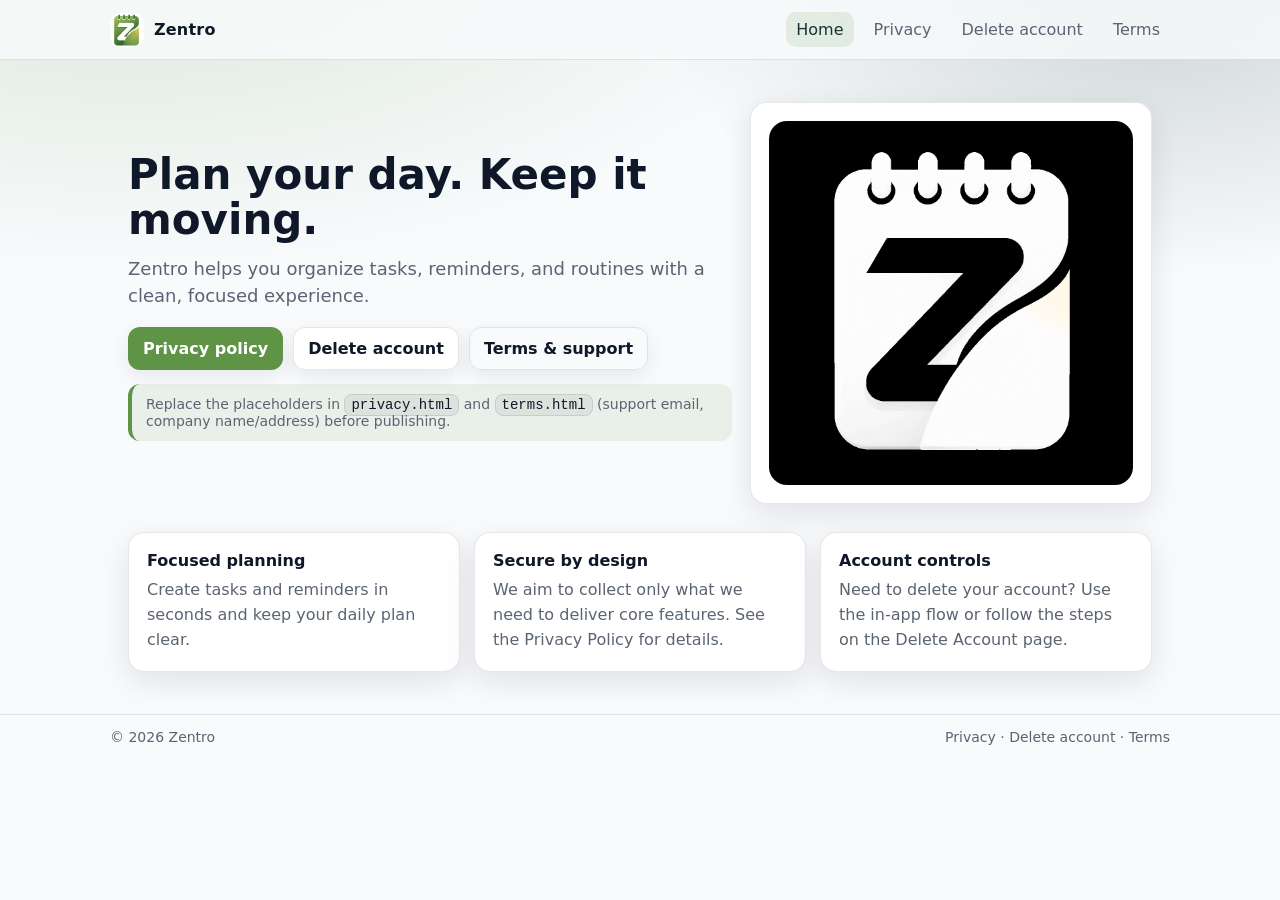
<file: index.html>
﻿<!doctype html>
<html lang="en">
<head>
  <meta charset="utf-8" />
  <meta name="viewport" content="width=device-width, initial-scale=1" />
  <title>Zentro</title>
  <meta name="description" content="Zentro - a simple way to plan, track, and stay on top of your day." />

  <link rel="icon" href="assets/favicon.png" />
  <meta property="og:title" content="Zentro" />
  <meta property="og:description" content="Plan, track, and stay on top of your day." />
  <meta property="og:image" content="assets/social.png" />

  <link rel="stylesheet" href="styles.css" />
</head>
<body>
  <header class="nav">
    <div class="container nav-inner">
      <a class="brand" href="index.html">
        <img src="assets/logo.png" alt="Zentro logo" />
        <span>Zentro</span>
      </a>
      <nav class="nav-links" aria-label="Primary">
        <a data-nav href="index.html">Home</a>
        <a data-nav href="privacy.html">Privacy</a>
        <a data-nav href="delete-account.html">Delete account</a>
        <a data-nav href="terms.html">Terms</a>
      </nav>
    </div>
  </header>

  <main>
    <section class="hero">
      <div class="container hero-grid">
        <div>
          <h1 class="h1">Plan your day. Keep it moving.</h1>
          <p class="lead">
            Zentro helps you organize tasks, reminders, and routines with a clean, focused experience.
          </p>
          <div class="cta">
            <a class="button primary" href="privacy.html">Privacy policy</a>
            <a class="button" href="delete-account.html">Delete account</a>
            <a class="button ghost" href="terms.html">Terms & support</a>
          </div>
          <div class="notice small">
            Replace the placeholders in <span class="code">privacy.html</span> and <span class="code">terms.html</span>
            (support email, company name/address) before publishing.
          </div>
        </div>

        <div class="card hero-media">
          <img src="assets/Zentro.gif" alt="Zentro animation" />
        </div>
      </div>
    </section>

    <section class="container">
      <div class="grid">
        <div class="card card-pad feature">
          <h3>Focused planning</h3>
          <p>Create tasks and reminders in seconds and keep your daily plan clear.</p>
        </div>
        <div class="card card-pad feature">
          <h3>Secure by design</h3>
          <p>We aim to collect only what we need to deliver core features. See the Privacy Policy for details.</p>
        </div>
        <div class="card card-pad feature">
          <h3>Account controls</h3>
          <p>Need to delete your account? Use the in-app flow or follow the steps on the Delete Account page.</p>
        </div>
      </div>
    </section>
  </main>

  <footer class="footer">
    <div class="container footer-inner">
      <div>© <span id="year"></span> Zentro</div>
      <div class="small">
        <a href="privacy.html">Privacy</a> · <a href="delete-account.html">Delete account</a> · <a href="terms.html">Terms</a>
      </div>
    </div>
  </footer>

  <script src="site.js"></script>
</body>
</html>
</file>
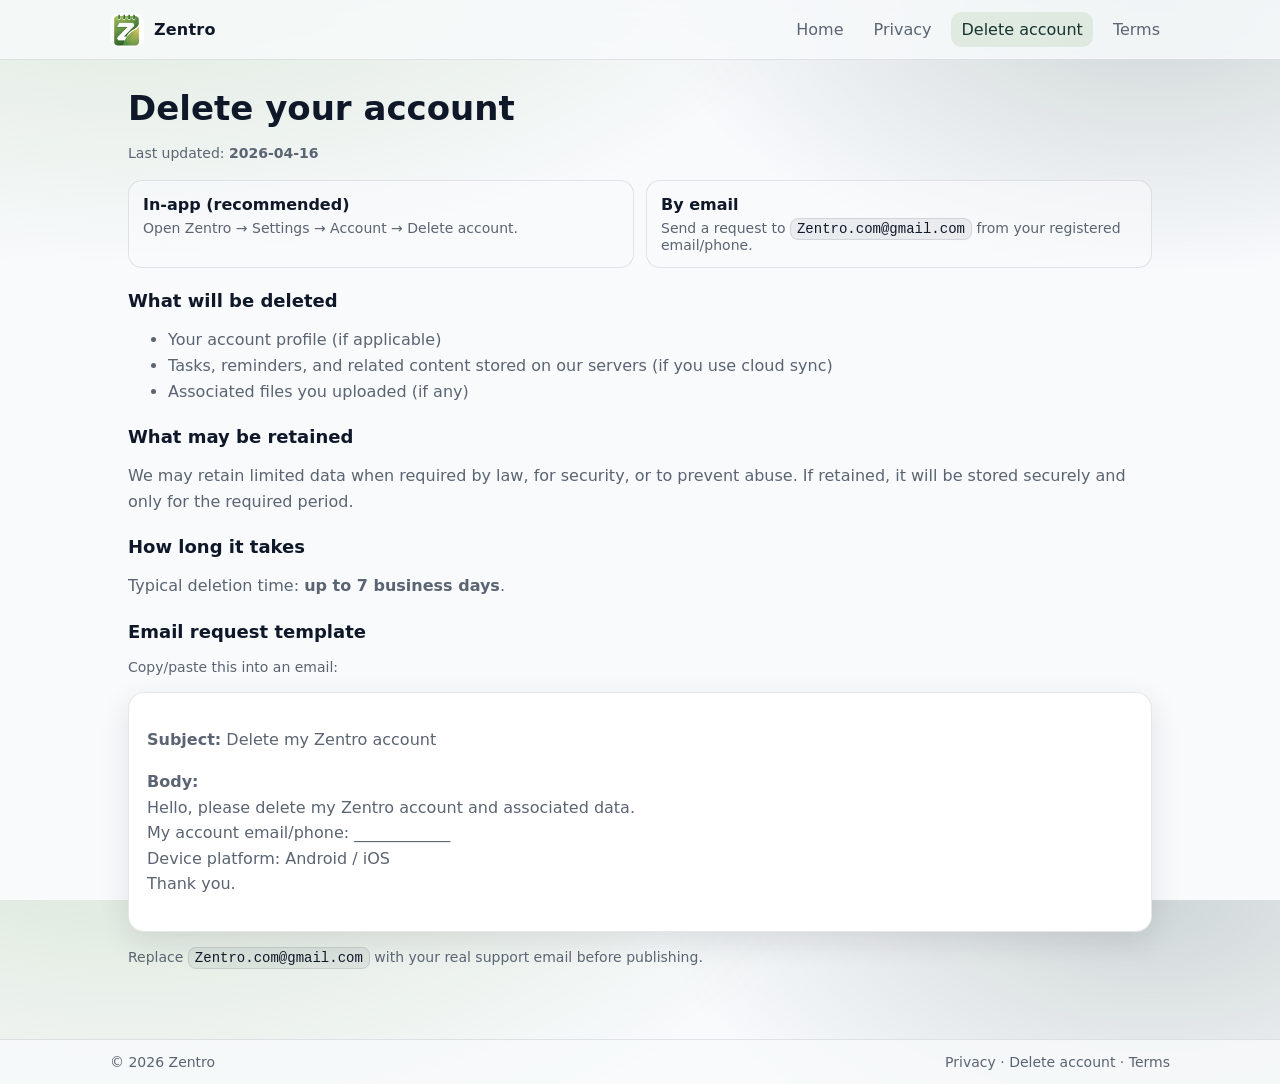
<file: delete-account.html>
﻿<!doctype html>
<html lang="en">
<head>
  <meta charset="utf-8" />
  <meta name="viewport" content="width=device-width, initial-scale=1" />
  <title>Delete Account - Zentro</title>
  <meta name="description" content="How to delete your Zentro account and data." />
  <link rel="icon" href="assets/favicon.png" />
  <link rel="stylesheet" href="styles.css" />
</head>
<body>
  <header class="nav">
    <div class="container nav-inner">
      <a class="brand" href="index.html">
        <img src="assets/logo.png" alt="Zentro logo" />
        <span>Zentro</span>
      </a>
      <nav class="nav-links" aria-label="Primary">
        <a data-nav href="index.html">Home</a>
        <a data-nav href="privacy.html">Privacy</a>
        <a data-nav href="delete-account.html">Delete account</a>
        <a data-nav href="terms.html">Terms</a>
      </nav>
    </div>
  </header>

  <main class="page">
    <div class="container">
      <h1>Delete your account</h1>
      <p class="small">Last updated: <strong>2026-04-16</strong></p>

      <div class="kv">
        <div class="item">
          <strong>In-app (recommended)</strong>
          <div class="small">Open Zentro → Settings → Account → Delete account.</div>
        </div>
        <div class="item">
          <strong>By email</strong>
          <div class="small">Send a request to <span class="code">Zentro.com@gmail.com</span> from your registered email/phone.</div>
        </div>
      </div>

      <h2>What will be deleted</h2>
      <ul>
        <li>Your account profile (if applicable)</li>
        <li>Tasks, reminders, and related content stored on our servers (if you use cloud sync)</li>
        <li>Associated files you uploaded (if any)</li>
      </ul>

      <h2>What may be retained</h2>
      <p>
        We may retain limited data when required by law, for security, or to prevent abuse.
        If retained, it will be stored securely and only for the required period.
      </p>

      <h2>How long it takes</h2>
      <p>
        Typical deletion time: <strong>up to 7 business days</strong>.
      </p>

      <h2>Email request template</h2>
      <p class="small">Copy/paste this into an email:</p>
      <div class="card card-pad">
        <p><strong>Subject:</strong> Delete my Zentro account</p>
        <p><strong>Body:</strong><br />
          Hello, please delete my Zentro account and associated data.<br />
          My account email/phone: ____________<br />
          Device platform: Android / iOS<br />
          Thank you.
        </p>
      </div>

      <p class="small">
        Replace <span class="code">Zentro.com@gmail.com</span> with your real support email before publishing.
      </p>
    </div>
  </main>

  <footer class="footer">
    <div class="container footer-inner">
      <div>© <span id="year"></span> Zentro</div>
      <div class="small">
        <a href="privacy.html">Privacy</a> · <a href="delete-account.html">Delete account</a> · <a href="terms.html">Terms</a>
      </div>
    </div>
  </footer>

  <script src="site.js"></script>
</body>
</html>
</file>
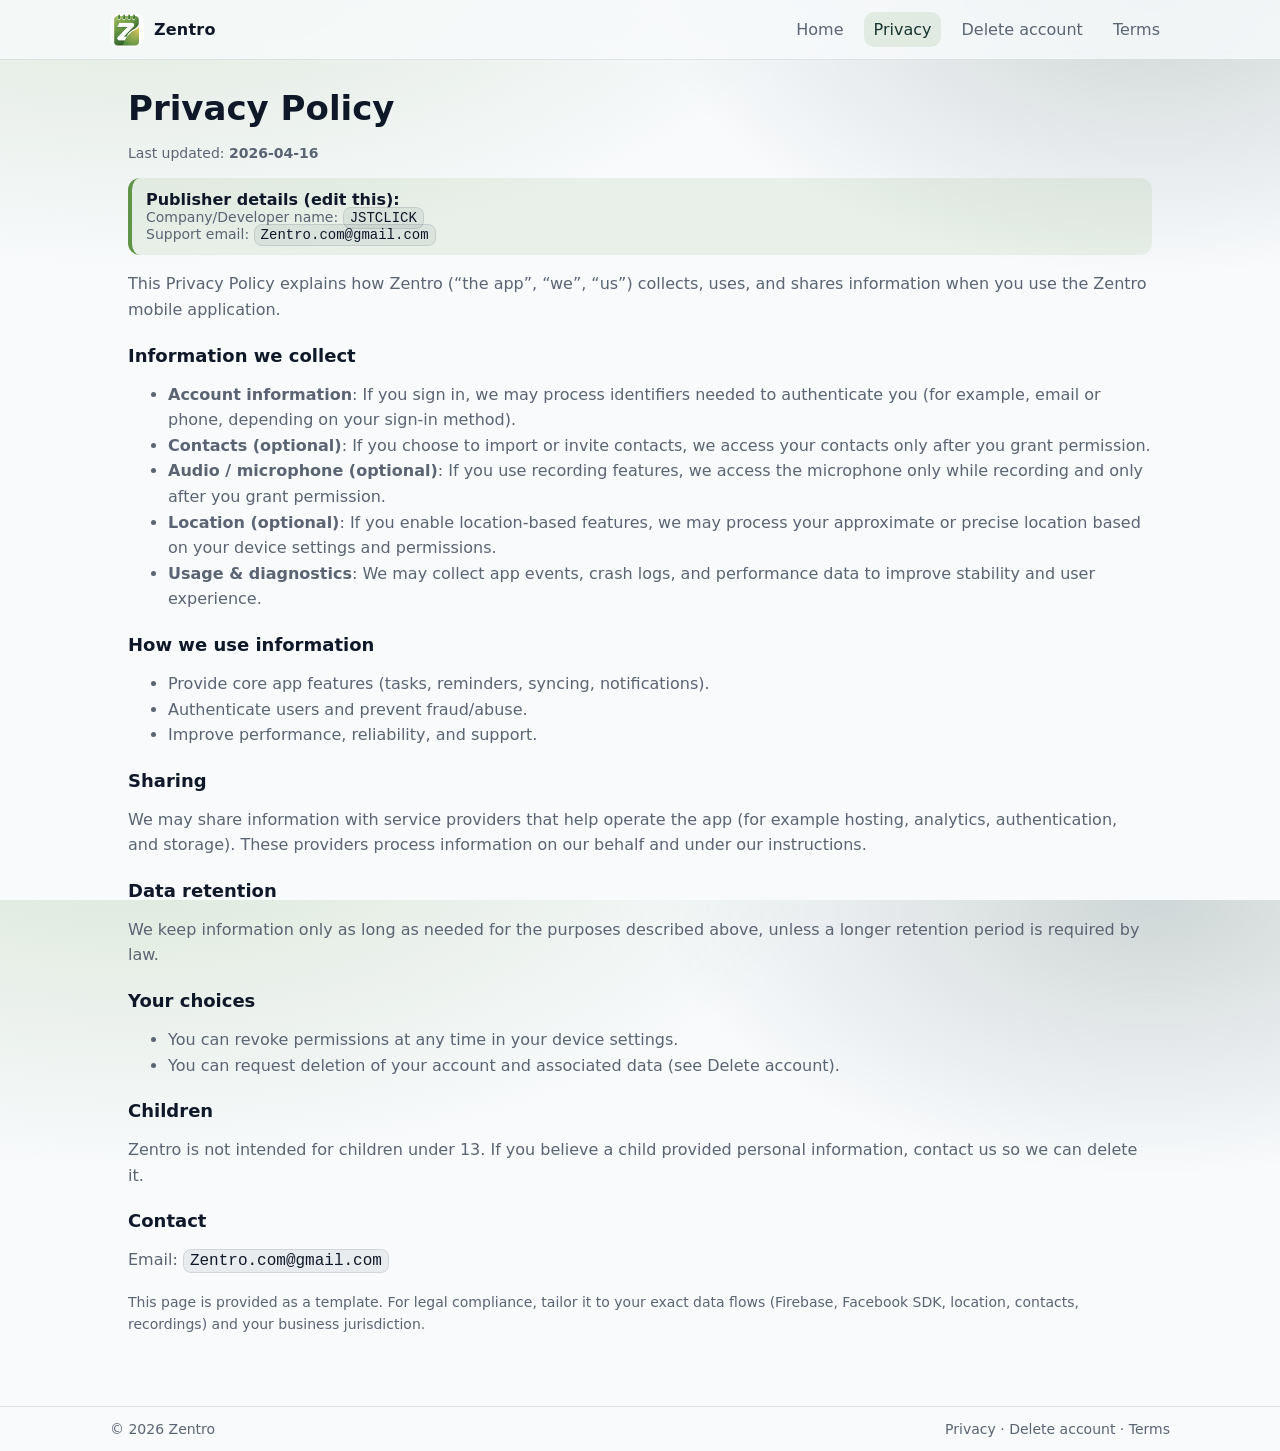
<file: privacy.html>
﻿<!doctype html>
<html lang="en">
<head>
  <meta charset="utf-8" />
  <meta name="viewport" content="width=device-width, initial-scale=1" />
  <title>Privacy Policy - Zentro</title>
  <meta name="description" content="Zentro Privacy Policy" />
  <link rel="icon" href="assets/favicon.png" />
  <link rel="stylesheet" href="styles.css" />
</head>
<body>
  <header class="nav">
    <div class="container nav-inner">
      <a class="brand" href="index.html">
        <img src="assets/logo.png" alt="Zentro logo" />
        <span>Zentro</span>
      </a>
      <nav class="nav-links" aria-label="Primary">
        <a data-nav href="index.html">Home</a>
        <a data-nav href="privacy.html">Privacy</a>
        <a data-nav href="delete-account.html">Delete account</a>
        <a data-nav href="terms.html">Terms</a>
      </nav>
    </div>
  </header>

  <main class="page">
    <div class="container">
      <h1>Privacy Policy</h1>
      <p class="small">Last updated: <strong>2026-04-16</strong></p>

      <div class="notice">
        <strong>Publisher details (edit this):</strong>
        <div class="small">
          Company/Developer name: <span class="code">JSTCLICK</span><br />
          Support email: <span class="code">Zentro.com@gmail.com</span>
        </div>
      </div>

      <p>
        This Privacy Policy explains how Zentro (“the app”, “we”, “us”) collects, uses, and shares information
        when you use the Zentro mobile application.
      </p>

      <h2>Information we collect</h2>
      <ul>
        <li><strong>Account information</strong>: If you sign in, we may process identifiers needed to authenticate you (for example, email or phone, depending on your sign-in method).</li>
        <li><strong>Contacts (optional)</strong>: If you choose to import or invite contacts, we access your contacts only after you grant permission.</li>
        <li><strong>Audio / microphone (optional)</strong>: If you use recording features, we access the microphone only while recording and only after you grant permission.</li>
        <li><strong>Location (optional)</strong>: If you enable location-based features, we may process your approximate or precise location based on your device settings and permissions.</li>
        <li><strong>Usage & diagnostics</strong>: We may collect app events, crash logs, and performance data to improve stability and user experience.</li>
      </ul>

      <h2>How we use information</h2>
      <ul>
        <li>Provide core app features (tasks, reminders, syncing, notifications).</li>
        <li>Authenticate users and prevent fraud/abuse.</li>
        <li>Improve performance, reliability, and support.</li>
      </ul>

      <h2>Sharing</h2>
      <p>
        We may share information with service providers that help operate the app (for example hosting, analytics,
        authentication, and storage). These providers process information on our behalf and under our instructions.
      </p>

      <h2>Data retention</h2>
      <p>
        We keep information only as long as needed for the purposes described above, unless a longer retention
        period is required by law.
      </p>

      <h2>Your choices</h2>
      <ul>
        <li>You can revoke permissions at any time in your device settings.</li>
        <li>You can request deletion of your account and associated data (see <a href="delete-account.html">Delete account</a>).</li>
      </ul>

      <h2>Children</h2>
      <p>
        Zentro is not intended for children under 13. If you believe a child provided personal information,
        contact us so we can delete it.
      </p>

      <h2>Contact</h2>
      <p>
        Email: <span class="code">Zentro.com@gmail.com</span>
      </p>

      <p class="small">
        This page is provided as a template. For legal compliance, tailor it to your exact data flows (Firebase, Facebook SDK,
        location, contacts, recordings) and your business jurisdiction.
      </p>
    </div>
  </main>

  <footer class="footer">
    <div class="container footer-inner">
      <div>© <span id="year"></span> Zentro</div>
      <div class="small">
        <a href="privacy.html">Privacy</a> · <a href="delete-account.html">Delete account</a> · <a href="terms.html">Terms</a>
      </div>
    </div>
  </footer>

  <script src="site.js"></script>
</body>
</html>
</file>
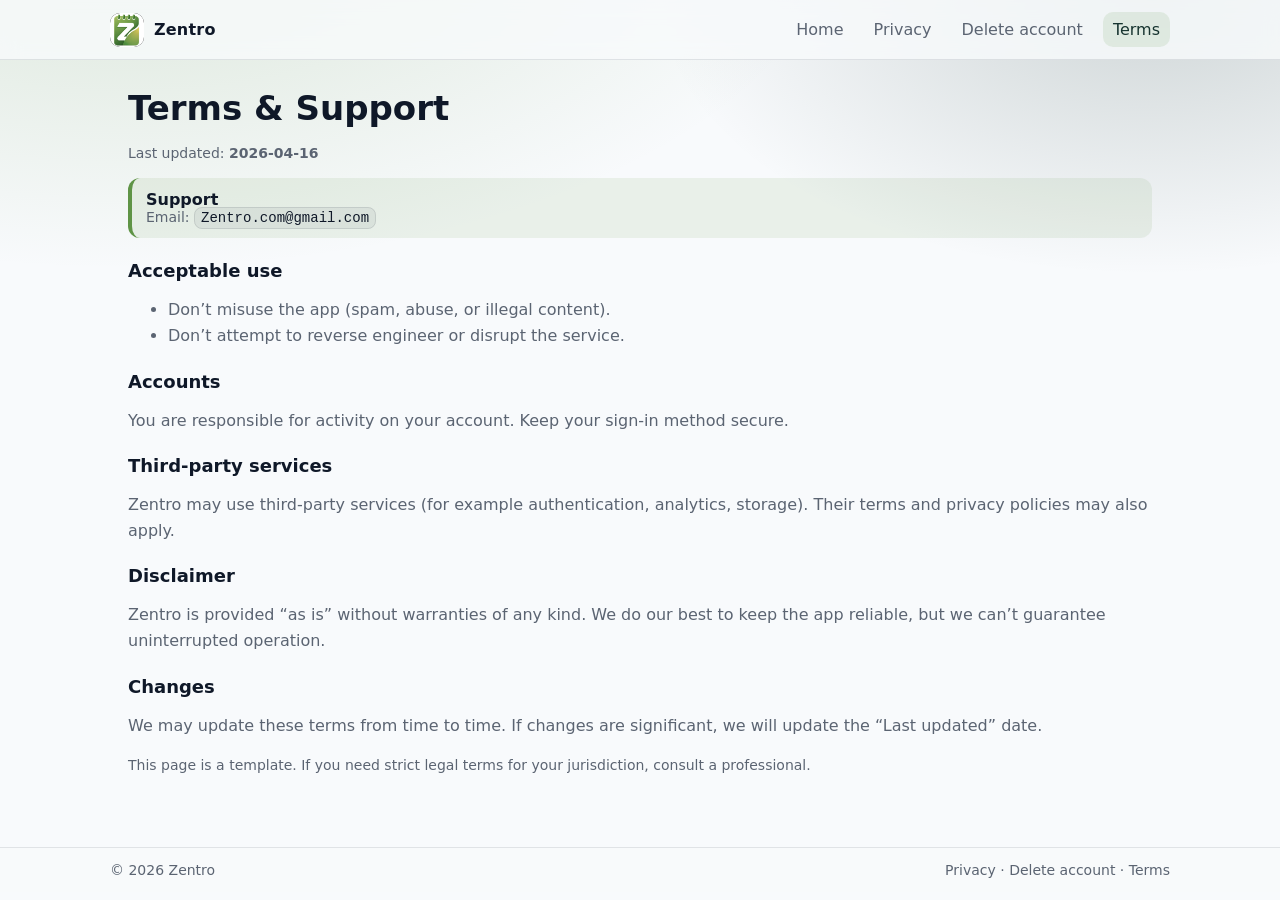
<file: terms.html>
﻿<!doctype html>
<html lang="en">
<head>
  <meta charset="utf-8" />
  <meta name="viewport" content="width=device-width, initial-scale=1" />
  <title>Terms & Support - Zentro</title>
  <meta name="description" content="Zentro terms and support information." />
  <link rel="icon" href="assets/favicon.png" />
  <link rel="stylesheet" href="styles.css" />
</head>
<body>
  <header class="nav">
    <div class="container nav-inner">
      <a class="brand" href="index.html">
        <img src="assets/logo.png" alt="Zentro logo" />
        <span>Zentro</span>
      </a>
      <nav class="nav-links" aria-label="Primary">
        <a data-nav href="index.html">Home</a>
        <a data-nav href="privacy.html">Privacy</a>
        <a data-nav href="delete-account.html">Delete account</a>
        <a data-nav href="terms.html">Terms</a>
      </nav>
    </div>
  </header>

  <main class="page">
    <div class="container">
      <h1>Terms & Support</h1>
      <p class="small">Last updated: <strong>2026-04-16</strong></p>

      <div class="notice">
        <strong>Support</strong>
        <div class="small">Email: <span class="code">Zentro.com@gmail.com</span></div>
      </div>

      <h2>Acceptable use</h2>
      <ul>
        <li>Don’t misuse the app (spam, abuse, or illegal content).</li>
        <li>Don’t attempt to reverse engineer or disrupt the service.</li>
      </ul>

      <h2>Accounts</h2>
      <p>
        You are responsible for activity on your account. Keep your sign-in method secure.
      </p>

      <h2>Third-party services</h2>
      <p>
        Zentro may use third-party services (for example authentication, analytics, storage). Their terms and privacy
        policies may also apply.
      </p>

      <h2>Disclaimer</h2>
      <p>
        Zentro is provided “as is” without warranties of any kind. We do our best to keep the app reliable,
        but we can’t guarantee uninterrupted operation.
      </p>

      <h2>Changes</h2>
      <p>
        We may update these terms from time to time. If changes are significant, we will update the “Last updated” date.
      </p>

      <p class="small">
        This page is a template. If you need strict legal terms for your jurisdiction, consult a professional.
      </p>
    </div>
  </main>

  <footer class="footer">
    <div class="container footer-inner">
      <div>© <span id="year"></span> Zentro</div>
      <div class="small">
        <a href="privacy.html">Privacy</a> · <a href="delete-account.html">Delete account</a> · <a href="terms.html">Terms</a>
      </div>
    </div>
  </footer>

  <script src="site.js"></script>
</body>
</html>
</file>
<file: styles.css>
﻿:root{
  --brand:#5F9446;
  --brand-2:#173430;
  --bg:#F8FAFC;
  --text:#0F1828;
  --muted:#5b6472;
  --card:#ffffff;
  --border:rgba(15,24,40,.10);
  --shadow:0 10px 30px rgba(15,24,40,.10);
}
*{box-sizing:border-box}
html,body{height:100%}
body{
  margin:0;
  font-family: ui-sans-serif,system-ui,-apple-system,"Segoe UI",Roboto,Arial,"Noto Sans","Liberation Sans",sans-serif;
  color:var(--text);
  background: radial-gradient(1200px 600px at 10% -10%, rgba(95,148,70,.20), transparent 60%),
              radial-gradient(900px 500px at 90% 0%, rgba(23,52,48,.18), transparent 55%),
              var(--bg);
}
a{color:inherit;text-decoration:none}
a:hover{text-decoration:underline}

.container{max-width:1060px;margin:0 auto;padding:0 18px}

.nav{
  position:sticky;top:0;z-index:10;
  backdrop-filter:saturate(140%) blur(10px);
  background:rgba(248,250,252,.82);
  border-bottom:1px solid var(--border);
}
.nav-inner{display:flex;align-items:center;justify-content:space-between;gap:14px;padding:12px 0}
.brand{display:flex;align-items:center;gap:10px;font-weight:800;letter-spacing:.2px}
.brand img{width:34px;height:34px;border-radius:10px;background:#000;object-fit:cover}
.nav-links{display:flex;flex-wrap:wrap;gap:10px;justify-content:flex-end}
.nav-links a{
  padding:8px 10px;
  border-radius:10px;
  color:var(--muted);
}
.nav-links a.active{background:rgba(95,148,70,.12);color:var(--brand-2);text-decoration:none}

.hero{padding:42px 0 28px}
.hero-grid{display:grid;grid-template-columns:1.2fr .8fr;gap:18px;align-items:center}
@media (max-width:900px){.hero-grid{grid-template-columns:1fr;}}

.h1{font-size:42px;line-height:1.08;margin:0 0 12px}
@media (max-width:520px){.h1{font-size:34px}}
.lead{font-size:18px;line-height:1.5;color:var(--muted);margin:0 0 18px}

.cta{display:flex;gap:10px;flex-wrap:wrap}
.button{
  display:inline-flex;align-items:center;justify-content:center;
  padding:11px 14px;border-radius:12px;
  border:1px solid var(--border);
  background:var(--card);
  box-shadow:0 6px 20px rgba(15,24,40,.08);
  font-weight:700;
}
.button.primary{background:var(--brand);border-color:rgba(95,148,70,.60);color:#fff;text-decoration:none}
.button.primary:hover{text-decoration:none;filter:brightness(.98)}
.button.ghost{background:transparent}

.card{
  background:var(--card);
  border:1px solid var(--border);
  border-radius:16px;
  box-shadow:var(--shadow);
}
.card-pad{padding:18px}

.hero-media{display:flex;align-items:center;justify-content:center;padding:18px}
.hero-media img{max-width:100%;height:auto;border-radius:18px;border:1px solid var(--border);background:#000}

.grid{display:grid;grid-template-columns:repeat(3,1fr);gap:14px;padding:0 0 42px}
@media (max-width:900px){.grid{grid-template-columns:1fr;}}
.feature h3{margin:0 0 8px;font-size:16px}
.feature p{margin:0;color:var(--muted);line-height:1.55}

.page{padding:28px 0 56px}
.page h1{margin:0 0 10px;font-size:34px}
.page h2{margin:22px 0 10px;font-size:18px}
.page p,.page li{color:var(--muted);line-height:1.6}
.kv{display:grid;grid-template-columns:1fr 1fr;gap:12px;margin:16px 0}
@media (max-width:900px){.kv{grid-template-columns:1fr;}}
.kv .item{padding:14px;border-radius:14px;border:1px solid var(--border);background:rgba(248,250,252,.6)}
.kv .item strong{display:block;color:var(--text);margin-bottom:6px}
.code{font-family: ui-monospace,SFMono-Regular,Menlo,Monaco,Consolas,"Liberation Mono","Courier New",monospace;background:rgba(15,24,40,.06);border:1px solid var(--border);padding:2px 6px;border-radius:8px;color:var(--text)}

.footer{
  border-top:1px solid var(--border);
  background:rgba(248,250,252,.82);
}
.footer-inner{display:flex;flex-wrap:wrap;gap:10px;align-items:center;justify-content:space-between;padding:14px 0;color:var(--muted);font-size:14px}
.small{font-size:14px;color:var(--muted)}

.notice{
  border-left:4px solid var(--brand);
  padding:12px 14px;
  background:rgba(95,148,70,.10);
  border-radius:12px;
  margin:14px 0;
}
</file>
